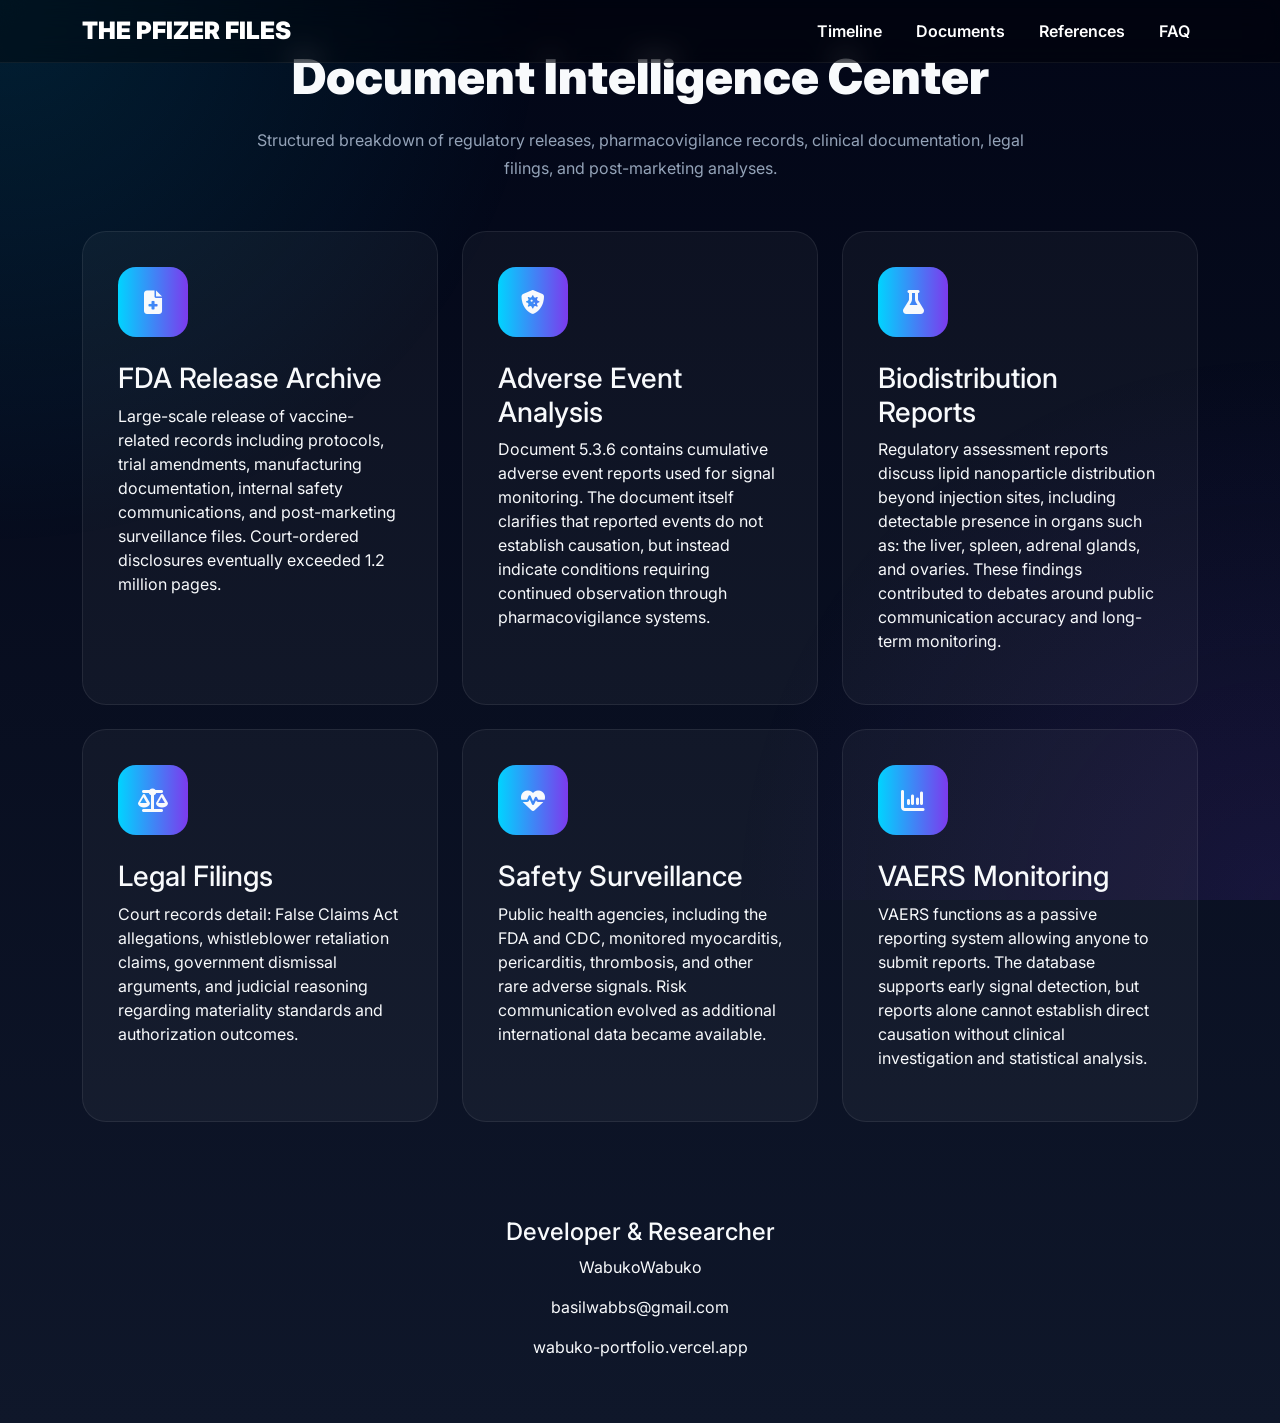
<file: documents.html>
<!DOCTYPE html>
<html lang="en">

<head>

<meta charset="UTF-8">
<meta name="viewport"
content="width=device-width, initial-scale=1.0">

<title>
Documents | The Pfizer Files
</title>

<link href="https://cdn.jsdelivr.net/npm/bootstrap@5.3.3/dist/css/bootstrap.min.css"
rel="stylesheet">

<link rel="stylesheet"
href="assets/css/style.css">

<link rel="stylesheet"
href="assets/css/navbar.css">

<link rel="stylesheet"
href="assets/css/cards.css">

<link rel="stylesheet"
href="https://cdnjs.cloudflare.com/ajax/libs/font-awesome/6.5.2/css/all.min.css">

</head>

<body>

<nav class="navbar navbar-expand-lg fixed-top custom-navbar">

<div class="container">

<a class="navbar-brand"
href="index.html">

THE PFIZER FILES

</a>

<button class="navbar-toggler"
data-bs-toggle="collapse"
data-bs-target="#menu">

<span class="navbar-toggler-icon"></span>

</button>

<div class="collapse navbar-collapse"
id="menu">

<ul class="navbar-nav ms-auto">

<li class="nav-item">
<a class="nav-link"
href="timeline.html">
Timeline
</a>
</li>

<li class="nav-item">
<a class="nav-link active"
href="documents.html">
Documents
</a>
</li>

<li class="nav-item">
<a class="nav-link"
href="references.html">
References
</a>
</li>

<li class="nav-item">
<a class="nav-link"
href="faq.html">
FAQ
</a>
</li>

</ul>

</div>

</div>

</nav>

<section class="py-5"
style="padding-top:160px;">

<div class="container">

<div class="text-center mb-5">

<h1 class="section-title">

Document Intelligence Center

</h1>

<p class="section-subtitle mx-auto">

Structured breakdown of
regulatory releases,
pharmacovigilance records,
clinical documentation,
legal filings,
and post-marketing analyses.

</p>

</div>

<div class="row g-4">

<div class="col-lg-4">

<div class="feature-card">

<div class="icon-box">

<i class="fa-solid fa-file-medical"></i>

</div>

<h3>
FDA Release Archive
</h3>

<p>

Large-scale release
of vaccine-related records
including protocols,
trial amendments,
manufacturing documentation,
internal safety communications,
and post-marketing surveillance files.

Court-ordered disclosures
eventually exceeded
1.2 million pages.

</p>

</div>

</div>

<div class="col-lg-4">

<div class="feature-card">

<div class="icon-box">

<i class="fa-solid fa-shield-virus"></i>

</div>

<h3>
Adverse Event Analysis
</h3>

<p>

Document 5.3.6
contains cumulative adverse event reports
used for signal monitoring.

The document itself clarifies
that reported events
do not establish causation,
but instead indicate conditions
requiring continued observation
through pharmacovigilance systems.

</p>

</div>

</div>

<div class="col-lg-4">

<div class="feature-card">

<div class="icon-box">

<i class="fa-solid fa-flask"></i>

</div>

<h3>
Biodistribution Reports
</h3>

<p>

Regulatory assessment reports
discuss lipid nanoparticle distribution
beyond injection sites,
including detectable presence
in organs such as:
the liver,
spleen,
adrenal glands,
and ovaries.

These findings contributed
to debates around
public communication accuracy
and long-term monitoring.

</p>

</div>

</div>

<div class="col-lg-4">

<div class="feature-card">

<div class="icon-box">

<i class="fa-solid fa-scale-balanced"></i>

</div>

<h3>
Legal Filings
</h3>

<p>

Court records detail:
False Claims Act allegations,
whistleblower retaliation claims,
government dismissal arguments,
and judicial reasoning
regarding materiality standards
and authorization outcomes.

</p>

</div>

</div>

<div class="col-lg-4">

<div class="feature-card">

<div class="icon-box">

<i class="fa-solid fa-heart-pulse"></i>

</div>

<h3>
Safety Surveillance
</h3>

<p>

Public health agencies,
including the FDA and CDC,
monitored myocarditis,
pericarditis,
thrombosis,
and other rare adverse signals.

Risk communication evolved
as additional international data
became available.

</p>

</div>

</div>

<div class="col-lg-4">

<div class="feature-card">

<div class="icon-box">

<i class="fa-solid fa-chart-column"></i>

</div>

<h3>
VAERS Monitoring
</h3>

<p>

VAERS functions
as a passive reporting system
allowing anyone to submit reports.

The database supports
early signal detection,
but reports alone
cannot establish direct causation
without clinical investigation
and statistical analysis.

</p>

</div>

</div>

</div>

</div>

</section>

<footer class="py-5">

<div class="container text-center">

<h4>
Developer & Researcher
</h4>

<p>
WabukoWabuko
</p>

<p>
basilwabbs@gmail.com
</p>

<p>
wabuko-portfolio.vercel.app
</p>

</div>

</footer>

<script src="https://cdn.jsdelivr.net/npm/bootstrap@5.3.3/dist/js/bootstrap.bundle.min.js"></script>

<script src="assets/js/navbar.js"></script>

</body>

</html>
</file>
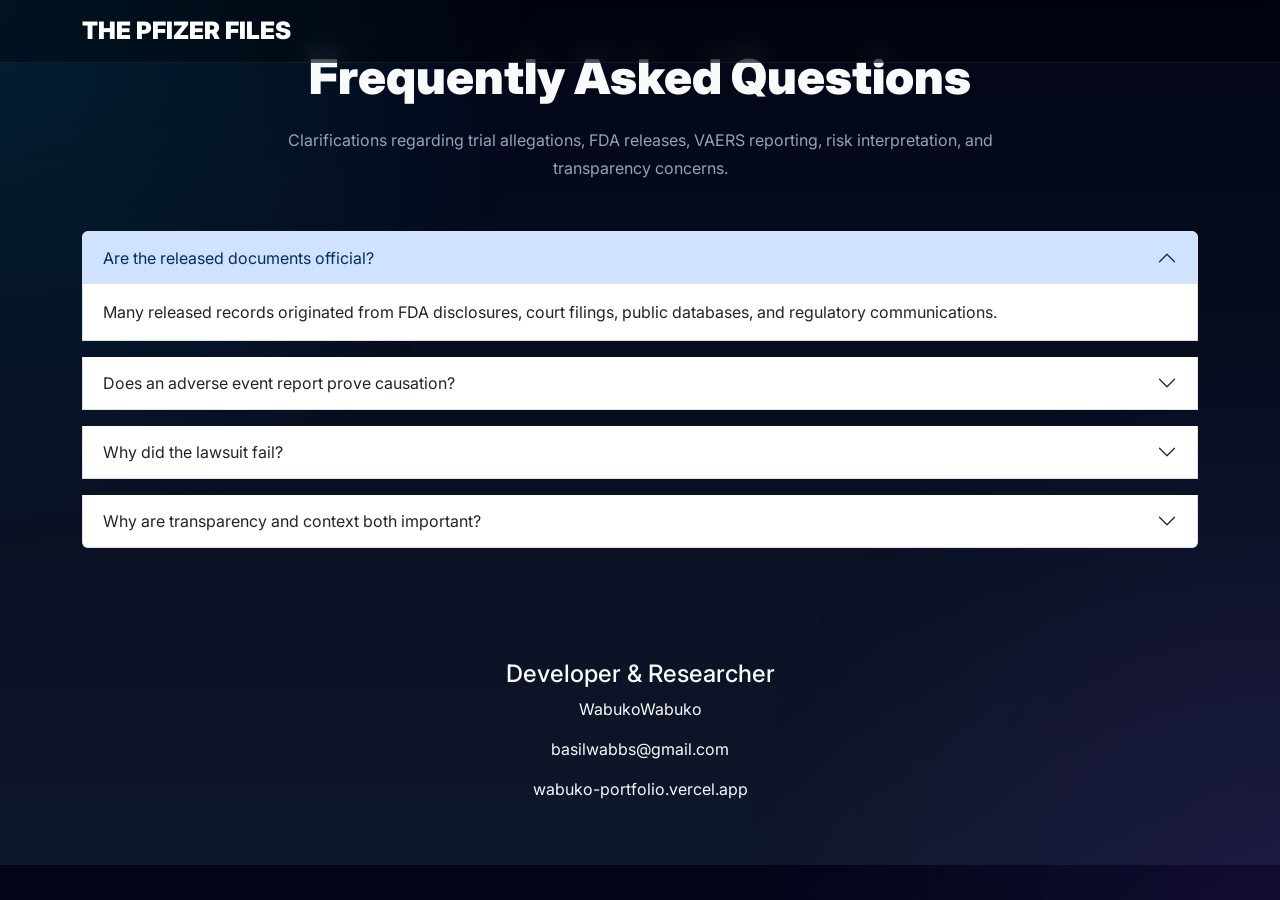
<file: faq.html>
<!DOCTYPE html>
<html lang="en">

<head>

<meta charset="UTF-8">
<meta name="viewport"
content="width=device-width, initial-scale=1.0">

<title>
FAQ | The Pfizer Files
</title>

<link href="https://cdn.jsdelivr.net/npm/bootstrap@5.3.3/dist/css/bootstrap.min.css"
rel="stylesheet">

<link rel="stylesheet"
href="assets/css/style.css">

<link rel="stylesheet"
href="assets/css/navbar.css">

<link rel="stylesheet"
href="https://cdnjs.cloudflare.com/ajax/libs/font-awesome/6.5.2/css/all.min.css">

</head>

<body>

<nav class="navbar navbar-expand-lg fixed-top custom-navbar">

<div class="container">

<a class="navbar-brand"
href="index.html">

THE PFIZER FILES

</a>

</div>

</nav>

<section class="py-5"
style="padding-top:160px;">

<div class="container">

<div class="text-center mb-5">

<h1 class="section-title">

Frequently Asked Questions

</h1>

<p class="section-subtitle mx-auto">

Clarifications regarding
trial allegations,
FDA releases,
VAERS reporting,
risk interpretation,
and transparency concerns.

</p>

</div>

<div class="accordion"
id="faqAccordion">

<div class="accordion-item mb-3">

<h2 class="accordion-header">

<button class="accordion-button"
data-bs-toggle="collapse"
data-bs-target="#faq1">

Are the released documents official?

</button>

</h2>

<div id="faq1"
class="accordion-collapse collapse show">

<div class="accordion-body">

Many released records originated
from FDA disclosures,
court filings,
public databases,
and regulatory communications.

</div>

</div>

</div>

<div class="accordion-item mb-3">

<h2 class="accordion-header">

<button class="accordion-button collapsed"
data-bs-toggle="collapse"
data-bs-target="#faq2">

Does an adverse event report prove causation?

</button>

</h2>

<div id="faq2"
class="accordion-collapse collapse">

<div class="accordion-body">

No.
Systems such as VAERS
are designed for signal detection.
A report indicates suspicion
or temporal association,
not confirmed causation.

Further investigation
is required to establish linkage.

</div>

</div>

</div>

<div class="accordion-item mb-3">

<h2 class="accordion-header">

<button class="accordion-button collapsed"
data-bs-toggle="collapse"
data-bs-target="#faq3">

Why did the lawsuit fail?

</button>

</h2>

<div id="faq3"
class="accordion-collapse collapse">

<div class="accordion-body">

The court ruled
that allegations presented
did not sufficiently establish
material fraud
affecting payment decisions
or overall vaccine authorization.

</div>

</div>

</div>

<div class="accordion-item mb-3">

<h2 class="accordion-header">

<button class="accordion-button collapsed"
data-bs-toggle="collapse"
data-bs-target="#faq4">

Why are transparency and context both important?

</button>

</h2>

<div id="faq4"
class="accordion-collapse collapse">

<div class="accordion-body">

Raw data without scientific context
can lead to misinformation,
while withholding information
damages public trust.

Both transparency
and accurate interpretation
are necessary for responsible communication.

</div>

</div>

</div>

</div>

</div>

</section>

<footer class="py-5">

<div class="container text-center">

<h4>
Developer & Researcher
</h4>

<p>
WabukoWabuko
</p>

<p>
basilwabbs@gmail.com
</p>

<p>
wabuko-portfolio.vercel.app
</p>

</div>

</footer>

<script src="https://cdn.jsdelivr.net/npm/bootstrap@5.3.3/dist/js/bootstrap.bundle.min.js"></script>

</body>

</html>
</file>
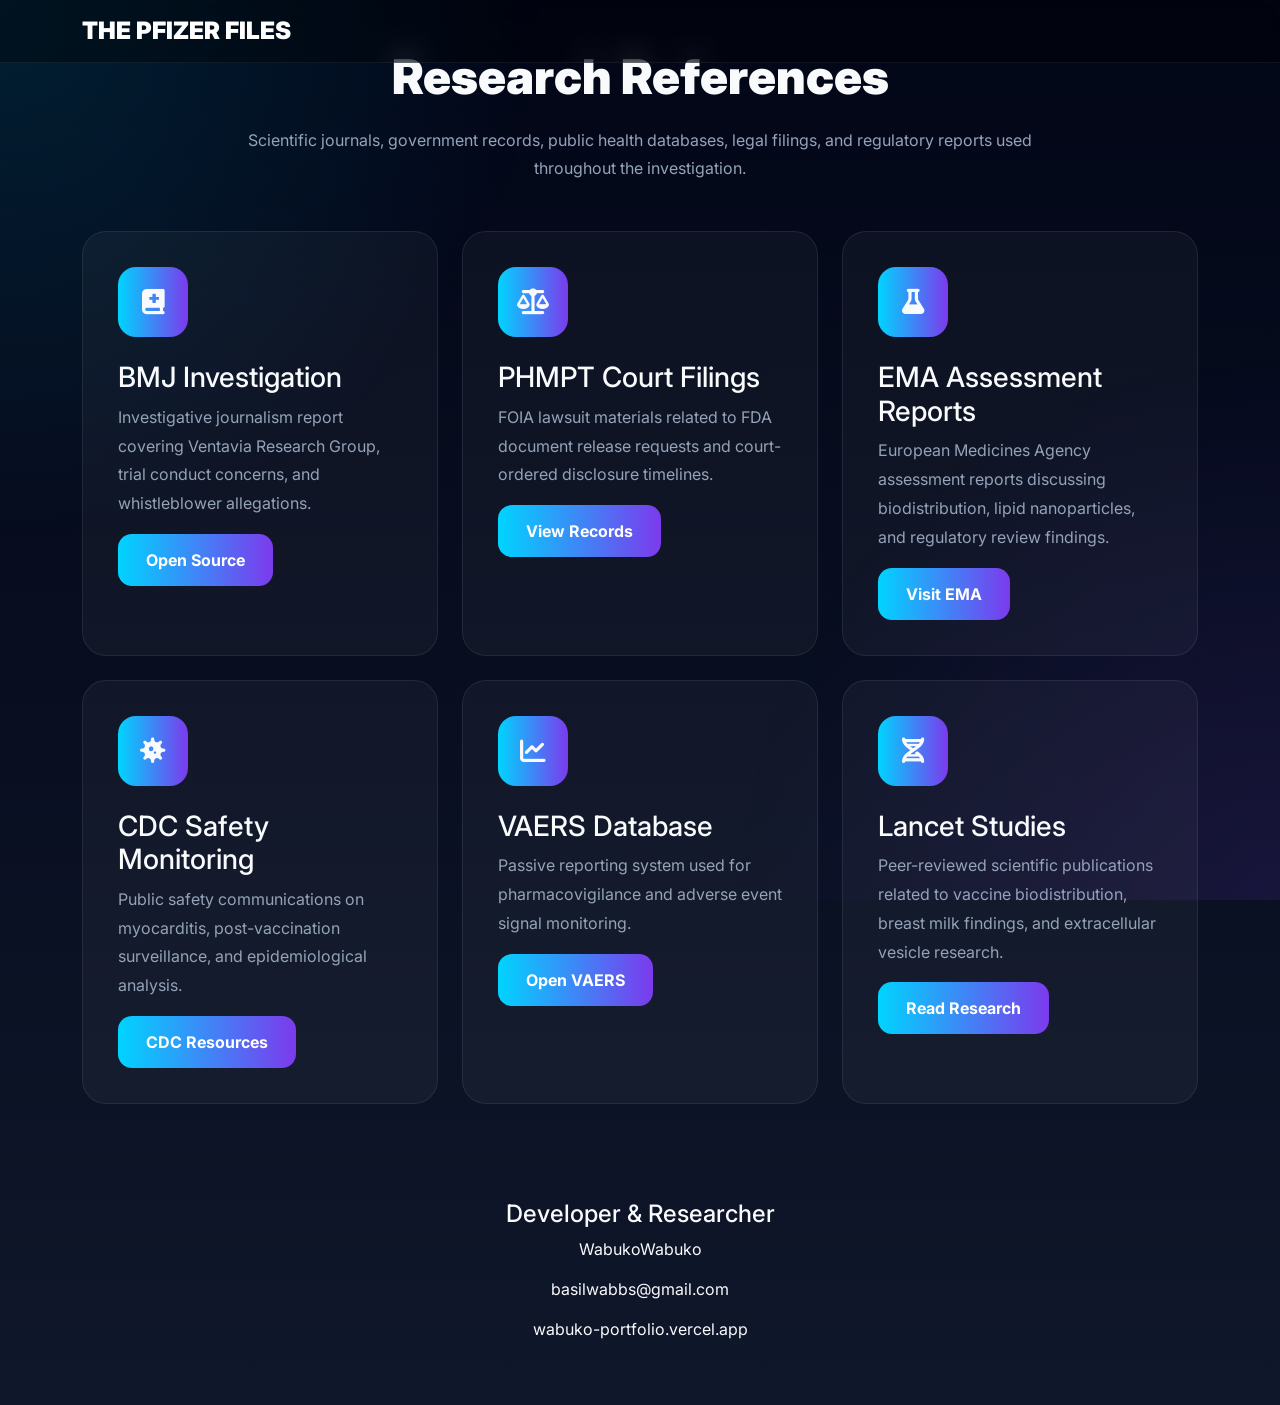
<file: references.html>
<!DOCTYPE html>
<html lang="en">

<head>

<meta charset="UTF-8">
<meta name="viewport"
content="width=device-width, initial-scale=1.0">

<title>
References | The Pfizer Files
</title>

<link href="https://cdn.jsdelivr.net/npm/bootstrap@5.3.3/dist/css/bootstrap.min.css"
rel="stylesheet">

<link rel="stylesheet"
href="assets/css/style.css">

<link rel="stylesheet"
href="assets/css/navbar.css">

<link rel="stylesheet"
href="assets/css/references.css">

<link rel="stylesheet"
href="https://cdnjs.cloudflare.com/ajax/libs/font-awesome/6.5.2/css/all.min.css">

</head>

<body>

<nav class="navbar navbar-expand-lg fixed-top custom-navbar">

<div class="container">

<a class="navbar-brand"
href="index.html">

THE PFIZER FILES

</a>

</div>

</nav>

<section class="py-5"
style="padding-top:160px;">

<div class="container">

<div class="text-center mb-5">

<h1 class="section-title">

Research References

</h1>

<p class="section-subtitle mx-auto">

Scientific journals,
government records,
public health databases,
legal filings,
and regulatory reports
used throughout the investigation.

</p>

</div>

<div class="row g-4">

<div class="col-lg-4">

<div class="reference-card">

<div class="reference-icon">

<i class="fa-solid fa-book-medical"></i>

</div>

<h3>
BMJ Investigation
</h3>

<p>

Investigative journalism report
covering Ventavia Research Group,
trial conduct concerns,
and whistleblower allegations.

</p>

<a href="https://www.bmj.com/"
target="_blank"
class="btn btn-primary">

Open Source

</a>

</div>

</div>

<div class="col-lg-4">

<div class="reference-card">

<div class="reference-icon">

<i class="fa-solid fa-scale-balanced"></i>

</div>

<h3>
PHMPT Court Filings
</h3>

<p>

FOIA lawsuit materials
related to FDA document release requests
and court-ordered disclosure timelines.

</p>

<a href="https://phmpt.org/"
target="_blank"
class="btn btn-primary">

View Records

</a>

</div>

</div>

<div class="col-lg-4">

<div class="reference-card">

<div class="reference-icon">

<i class="fa-solid fa-flask"></i>

</div>

<h3>
EMA Assessment Reports
</h3>

<p>

European Medicines Agency
assessment reports discussing
biodistribution,
lipid nanoparticles,
and regulatory review findings.

</p>

<a href="https://www.ema.europa.eu/"
target="_blank"
class="btn btn-primary">

Visit EMA

</a>

</div>

</div>

<div class="col-lg-4">

<div class="reference-card">

<div class="reference-icon">

<i class="fa-solid fa-virus"></i>

</div>

<h3>
CDC Safety Monitoring
</h3>

<p>

Public safety communications
on myocarditis,
post-vaccination surveillance,
and epidemiological analysis.

</p>

<a href="https://www.cdc.gov/"
target="_blank"
class="btn btn-primary">

CDC Resources

</a>

</div>

</div>

<div class="col-lg-4">

<div class="reference-card">

<div class="reference-icon">

<i class="fa-solid fa-chart-line"></i>

</div>

<h3>
VAERS Database
</h3>

<p>

Passive reporting system
used for pharmacovigilance
and adverse event signal monitoring.

</p>

<a href="https://vaers.hhs.gov/"
target="_blank"
class="btn btn-primary">

Open VAERS

</a>

</div>

</div>

<div class="col-lg-4">

<div class="reference-card">

<div class="reference-icon">

<i class="fa-solid fa-dna"></i>

</div>

<h3>
Lancet Studies
</h3>

<p>

Peer-reviewed scientific publications
related to vaccine biodistribution,
breast milk findings,
and extracellular vesicle research.

</p>

<a href="https://www.thelancet.com/"
target="_blank"
class="btn btn-primary">

Read Research

</a>

</div>

</div>

</div>

</div>

</section>

<footer class="py-5">

<div class="container text-center">

<h4>
Developer & Researcher
</h4>

<p>
WabukoWabuko
</p>

<p>
basilwabbs@gmail.com
</p>

<p>
wabuko-portfolio.vercel.app
</p>

</div>

</footer>

</body>

</html>
</file>
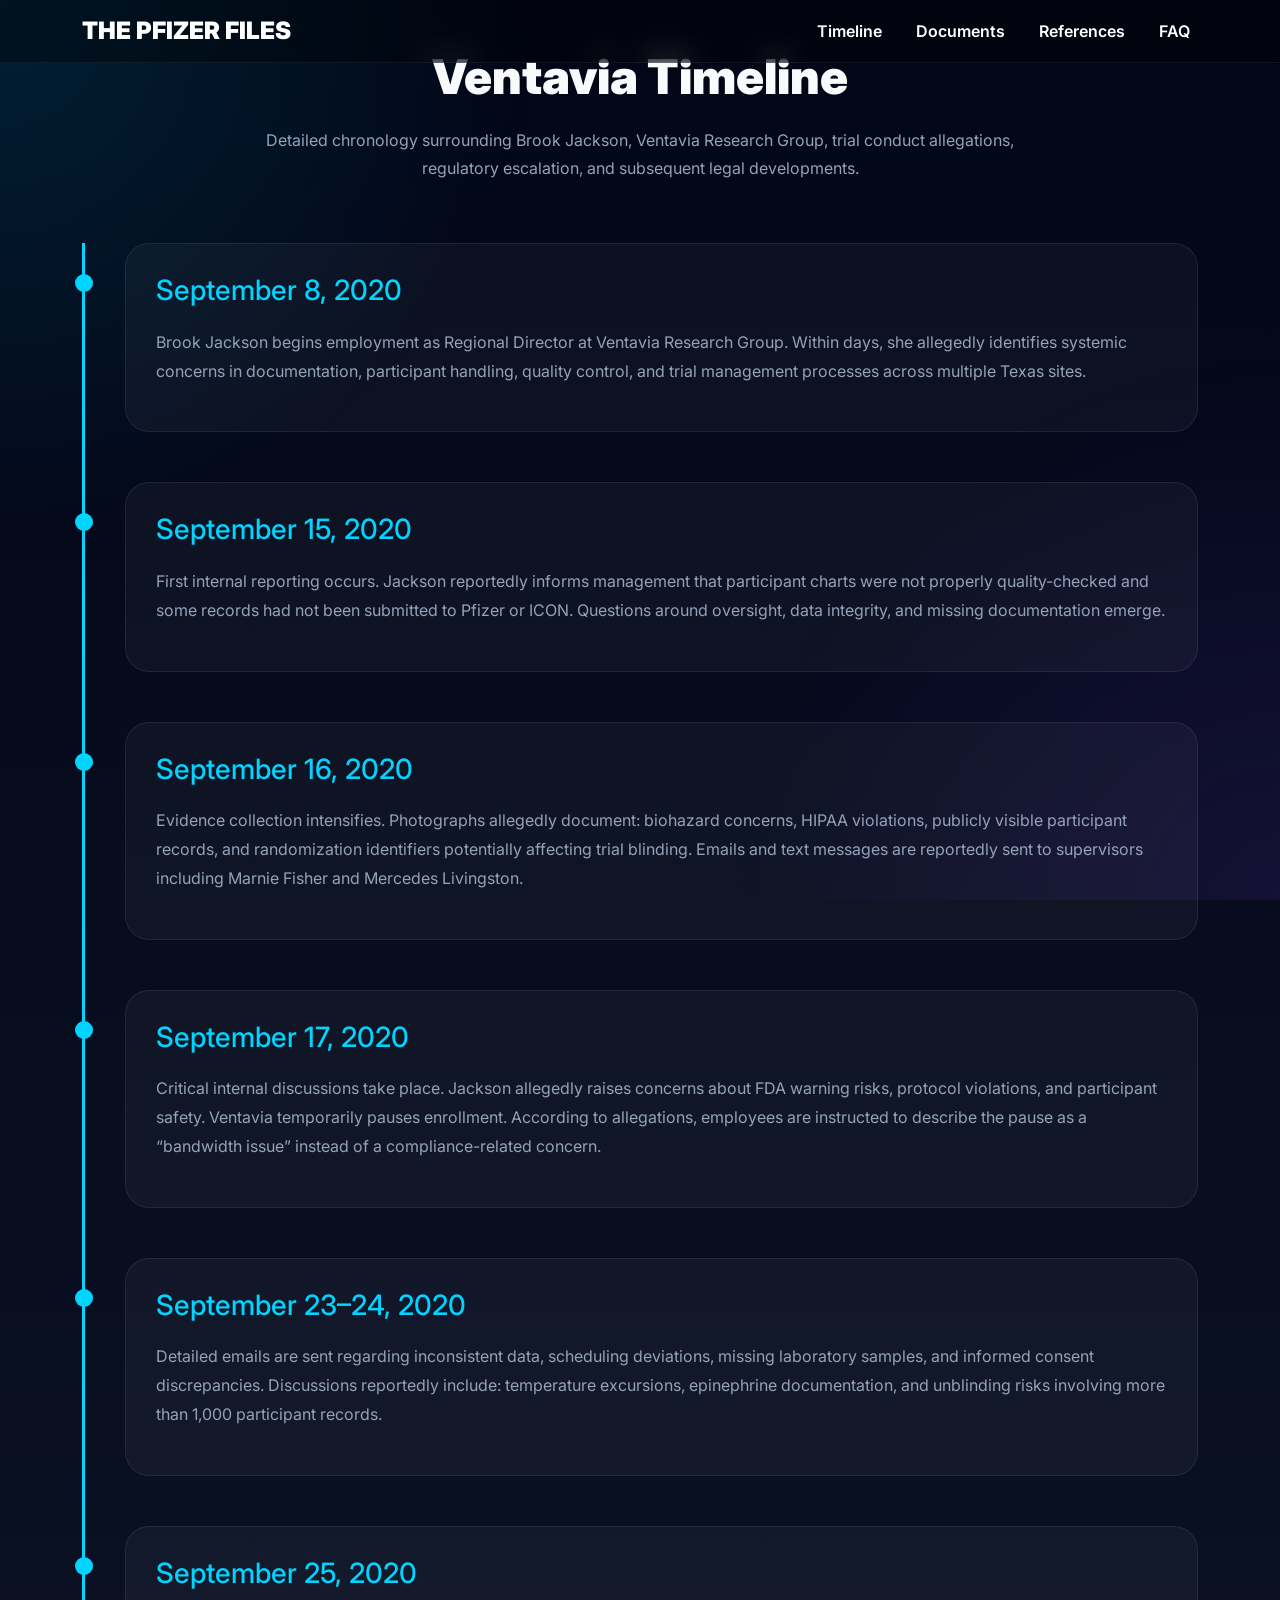
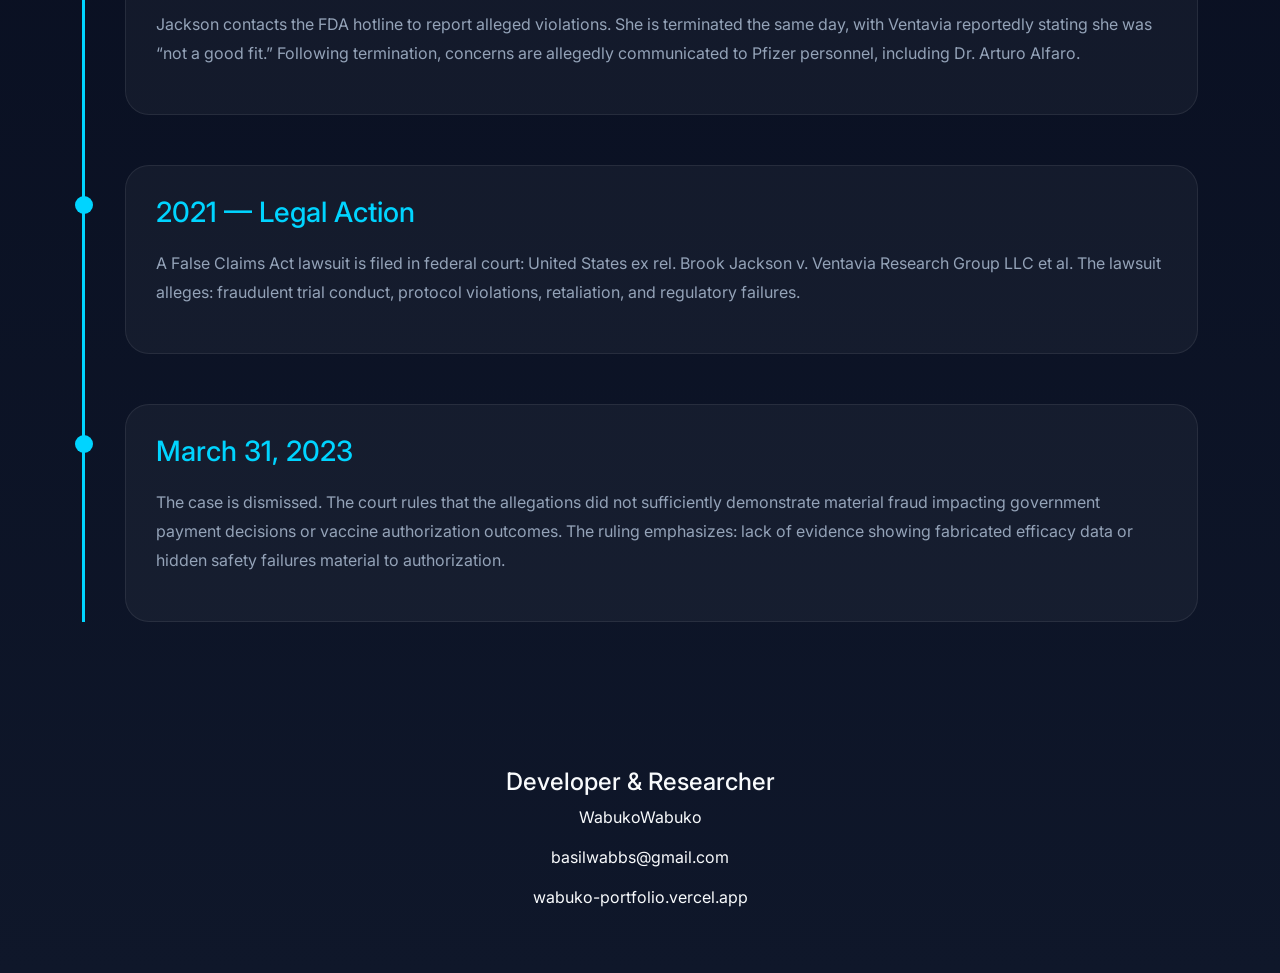
<file: timeline.html>
<!DOCTYPE html>
<html lang="en">

<head>

<meta charset="UTF-8">
<meta name="viewport" content="width=device-width, initial-scale=1.0">

<title>
Timeline | The Pfizer Files
</title>

<link href="https://cdn.jsdelivr.net/npm/bootstrap@5.3.3/dist/css/bootstrap.min.css"
rel="stylesheet">

<link rel="stylesheet" href="assets/css/style.css">
<link rel="stylesheet" href="assets/css/navbar.css">
<link rel="stylesheet" href="assets/css/timeline.css">

<link rel="stylesheet"
href="https://cdnjs.cloudflare.com/ajax/libs/font-awesome/6.5.2/css/all.min.css">

</head>

<body>

<div id="progress-bar"></div>

<nav class="navbar navbar-expand-lg fixed-top custom-navbar">

<div class="container">

<a class="navbar-brand" href="index.html">

THE PFIZER FILES

</a>

<button class="navbar-toggler"
data-bs-toggle="collapse"
data-bs-target="#menu">

<span class="navbar-toggler-icon"></span>

</button>

<div class="collapse navbar-collapse"
id="menu">

<ul class="navbar-nav ms-auto">

<li class="nav-item">
<a class="nav-link active"
href="timeline.html">
Timeline
</a>
</li>

<li class="nav-item">
<a class="nav-link"
href="documents.html">
Documents
</a>
</li>

<li class="nav-item">
<a class="nav-link"
href="references.html">
References
</a>
</li>

<li class="nav-item">
<a class="nav-link"
href="faq.html">
FAQ
</a>
</li>

</ul>

</div>

</div>

</nav>

<section class="py-5"
style="padding-top:160px;">

<div class="container">

<div class="text-center mb-5">

<h1 class="section-title">

Ventavia Timeline

</h1>

<p class="section-subtitle mx-auto">

Detailed chronology surrounding
Brook Jackson,
Ventavia Research Group,
trial conduct allegations,
regulatory escalation,
and subsequent legal developments.

</p>

</div>

<div class="timeline-wrapper">

<div class="timeline-card">

<h3>
September 8, 2020
</h3>

<p>

Brook Jackson begins employment
as Regional Director at Ventavia Research Group.
Within days,
she allegedly identifies systemic concerns
in documentation,
participant handling,
quality control,
and trial management processes
across multiple Texas sites.

</p>

</div>

<div class="timeline-card">

<h3>
September 15, 2020
</h3>

<p>

First internal reporting occurs.
Jackson reportedly informs management
that participant charts
were not properly quality-checked
and some records had not been submitted
to Pfizer or ICON.
Questions around oversight,
data integrity,
and missing documentation emerge.

</p>

</div>

<div class="timeline-card">

<h3>
September 16, 2020
</h3>

<p>

Evidence collection intensifies.
Photographs allegedly document:
biohazard concerns,
HIPAA violations,
publicly visible participant records,
and randomization identifiers
potentially affecting trial blinding.

Emails and text messages
are reportedly sent to supervisors
including Marnie Fisher
and Mercedes Livingston.

</p>

</div>

<div class="timeline-card">

<h3>
September 17, 2020
</h3>

<p>

Critical internal discussions take place.
Jackson allegedly raises concerns
about FDA warning risks,
protocol violations,
and participant safety.

Ventavia temporarily pauses enrollment.
According to allegations,
employees are instructed
to describe the pause
as a “bandwidth issue”
instead of a compliance-related concern.

</p>

</div>

<div class="timeline-card">

<h3>
September 23–24, 2020
</h3>

<p>

Detailed emails are sent
regarding inconsistent data,
scheduling deviations,
missing laboratory samples,
and informed consent discrepancies.

Discussions reportedly include:
temperature excursions,
epinephrine documentation,
and unblinding risks involving
more than 1,000 participant records.

</p>

</div>

<div class="timeline-card">

<h3>
September 25, 2020
</h3>

<p>

Jackson contacts the FDA hotline
to report alleged violations.

She is terminated the same day,
with Ventavia reportedly stating
she was “not a good fit.”

Following termination,
concerns are allegedly communicated
to Pfizer personnel,
including Dr. Arturo Alfaro.

</p>

</div>

<div class="timeline-card">

<h3>
2021 — Legal Action
</h3>

<p>

A False Claims Act lawsuit
is filed in federal court:

United States ex rel.
Brook Jackson v.
Ventavia Research Group LLC et al.

The lawsuit alleges:
fraudulent trial conduct,
protocol violations,
retaliation,
and regulatory failures.

</p>

</div>

<div class="timeline-card">

<h3>
March 31, 2023
</h3>

<p>

The case is dismissed.
The court rules
that the allegations
did not sufficiently demonstrate
material fraud
impacting government payment decisions
or vaccine authorization outcomes.

The ruling emphasizes:
lack of evidence
showing fabricated efficacy data
or hidden safety failures
material to authorization.

</p>

</div>

</div>

</div>

</section>

<footer class="py-5">

<div class="container text-center">

<h4>
Developer & Researcher
</h4>

<p>
WabukoWabuko
</p>

<p>
basilwabbs@gmail.com
</p>

<p>
wabuko-portfolio.vercel.app
</p>

</div>

</footer>

<script src="https://cdn.jsdelivr.net/npm/bootstrap@5.3.3/dist/js/bootstrap.bundle.min.js"></script>

<script src="assets/js/navbar.js"></script>
<script src="assets/js/progress.js"></script>

</body>

</html>
</file>
<file: assets/css/style.css>
@import url('https://fonts.googleapis.com/css2?family=Inter:wght@300;400;500;600;700;800;900&display=swap');

:root{

    --primary:#00d4ff;
    --secondary:#7c3aed;
    --bg:#020617;
    --bg2:#0f172a;
    --card:#111827;
    --text:#f8fafc;
    --muted:#94a3b8;
    --border:rgba(255,255,255,0.08);

}

*{

    margin:0;
    padding:0;
    box-sizing:border-box;
    font-family:'Inter',sans-serif;
    scroll-behavior:smooth;

}

body{

    background:linear-gradient(to bottom,var(--bg),var(--bg2));
    color:var(--text);
    overflow-x:hidden;
    position:relative;

}

body::before{

    content:'';
    position:fixed;
    inset:0;
    background:
        radial-gradient(circle at top left,
        rgba(0,212,255,0.12),
        transparent 35%),

        radial-gradient(circle at bottom right,
        rgba(124,58,237,0.12),
        transparent 35%);

    z-index:-1;

}

a{

    text-decoration:none;

}

img{

    width:100%;
    display:block;

}

.container{

    position:relative;
    z-index:2;

}

.section-title{

    font-size:3rem;
    font-weight:900;
    margin-bottom:20px;

}

.section-subtitle{

    color:var(--muted);
    max-width:800px;
    line-height:1.8;

}

.glass{

    background:rgba(255,255,255,0.04);
    border:1px solid var(--border);
    backdrop-filter:blur(12px);
    border-radius:24px;

}

.btn-primary{

    background:linear-gradient(to right,var(--primary),var(--secondary));
    border:none;
    padding:14px 28px;
    font-weight:700;
    border-radius:14px;

}

.btn-primary:hover{

    transform:translateY(-3px);

}

.text-muted-custom{

    color:var(--muted);

}

::-webkit-scrollbar{

    width:10px;

}

::-webkit-scrollbar-thumb{

    background:var(--primary);
    border-radius:20px;

}

@media(max-width:768px){

    .section-title{

        font-size:2rem;

    }

}
</file>
<file: assets/css/navbar.css>
.custom-navbar{

    background:rgba(0,0,0,0.35);
    backdrop-filter:blur(14px);
    border-bottom:1px solid rgba(255,255,255,0.06);
    transition:0.4s;

}

.custom-navbar.scrolled{

    background:#020617;

}

.navbar-brand{

    font-size:1.5rem;
    font-weight:900;
    color:#fff;

}

.nav-link{

    color:#fff !important;
    margin-left:18px;
    font-weight:600;
    position:relative;

}

.nav-link::after{

    content:'';
    position:absolute;
    left:0;
    bottom:-6px;
    width:0%;
    height:2px;
    background:var(--primary);
    transition:0.4s;

}

.nav-link:hover::after{

    width:100%;

}
</file>
<file: assets/css/cards.css>
.feature-card{

    background:rgba(255,255,255,0.04);
    border:1px solid rgba(255,255,255,0.08);
    padding:35px;
    border-radius:24px;
    transition:0.4s;
    height:100%;

}

.feature-card:hover{

    transform:translateY(-10px);
    border-color:var(--primary);

}

.icon-box{

    width:70px;
    height:70px;
    border-radius:18px;
    background:linear-gradient(to right,#00d4ff,#7c3aed);
    display:flex;
    align-items:center;
    justify-content:center;
    font-size:1.5rem;
    margin-bottom:25px;

}

.read-more{

    display:inline-flex;
    gap:10px;
    margin-top:20px;
    color:var(--primary);
    font-weight:700;

}
</file>
<file: assets/css/references.css>
.reference-card{

    padding:35px;
    border-radius:24px;
    background:rgba(255,255,255,0.04);
    border:1px solid rgba(255,255,255,0.08);
    transition:0.4s;
    height:100%;

}

.reference-card:hover{

    transform:translateY(-10px);
    border-color:var(--primary);

}

.reference-icon{

    width:70px;
    height:70px;
    border-radius:18px;
    display:flex;
    align-items:center;
    justify-content:center;
    background:linear-gradient(to right,var(--primary),var(--secondary));
    font-size:1.6rem;
    margin-bottom:24px;

}

.reference-card p{

    color:var(--muted);
    line-height:1.8;

}
</file>
<file: assets/css/timeline.css>
.timeline-wrapper{

    position:relative;
    padding-left:40px;
    margin-top:60px;
    border-left:3px solid var(--primary);

}

.timeline-card{

    position:relative;
    margin-bottom:50px;
    padding:30px;
    border-radius:24px;
    background:rgba(255,255,255,0.04);
    border:1px solid rgba(255,255,255,0.08);

}

.timeline-card::before{

    content:'';
    position:absolute;
    width:18px;
    height:18px;
    border-radius:50%;
    background:var(--primary);
    left:-51px;
    top:30px;

}

.timeline-card h3{

    color:var(--primary);
    margin-bottom:20px;

}

.timeline-card p{

    color:var(--muted);
    line-height:1.8;

}
</file>
